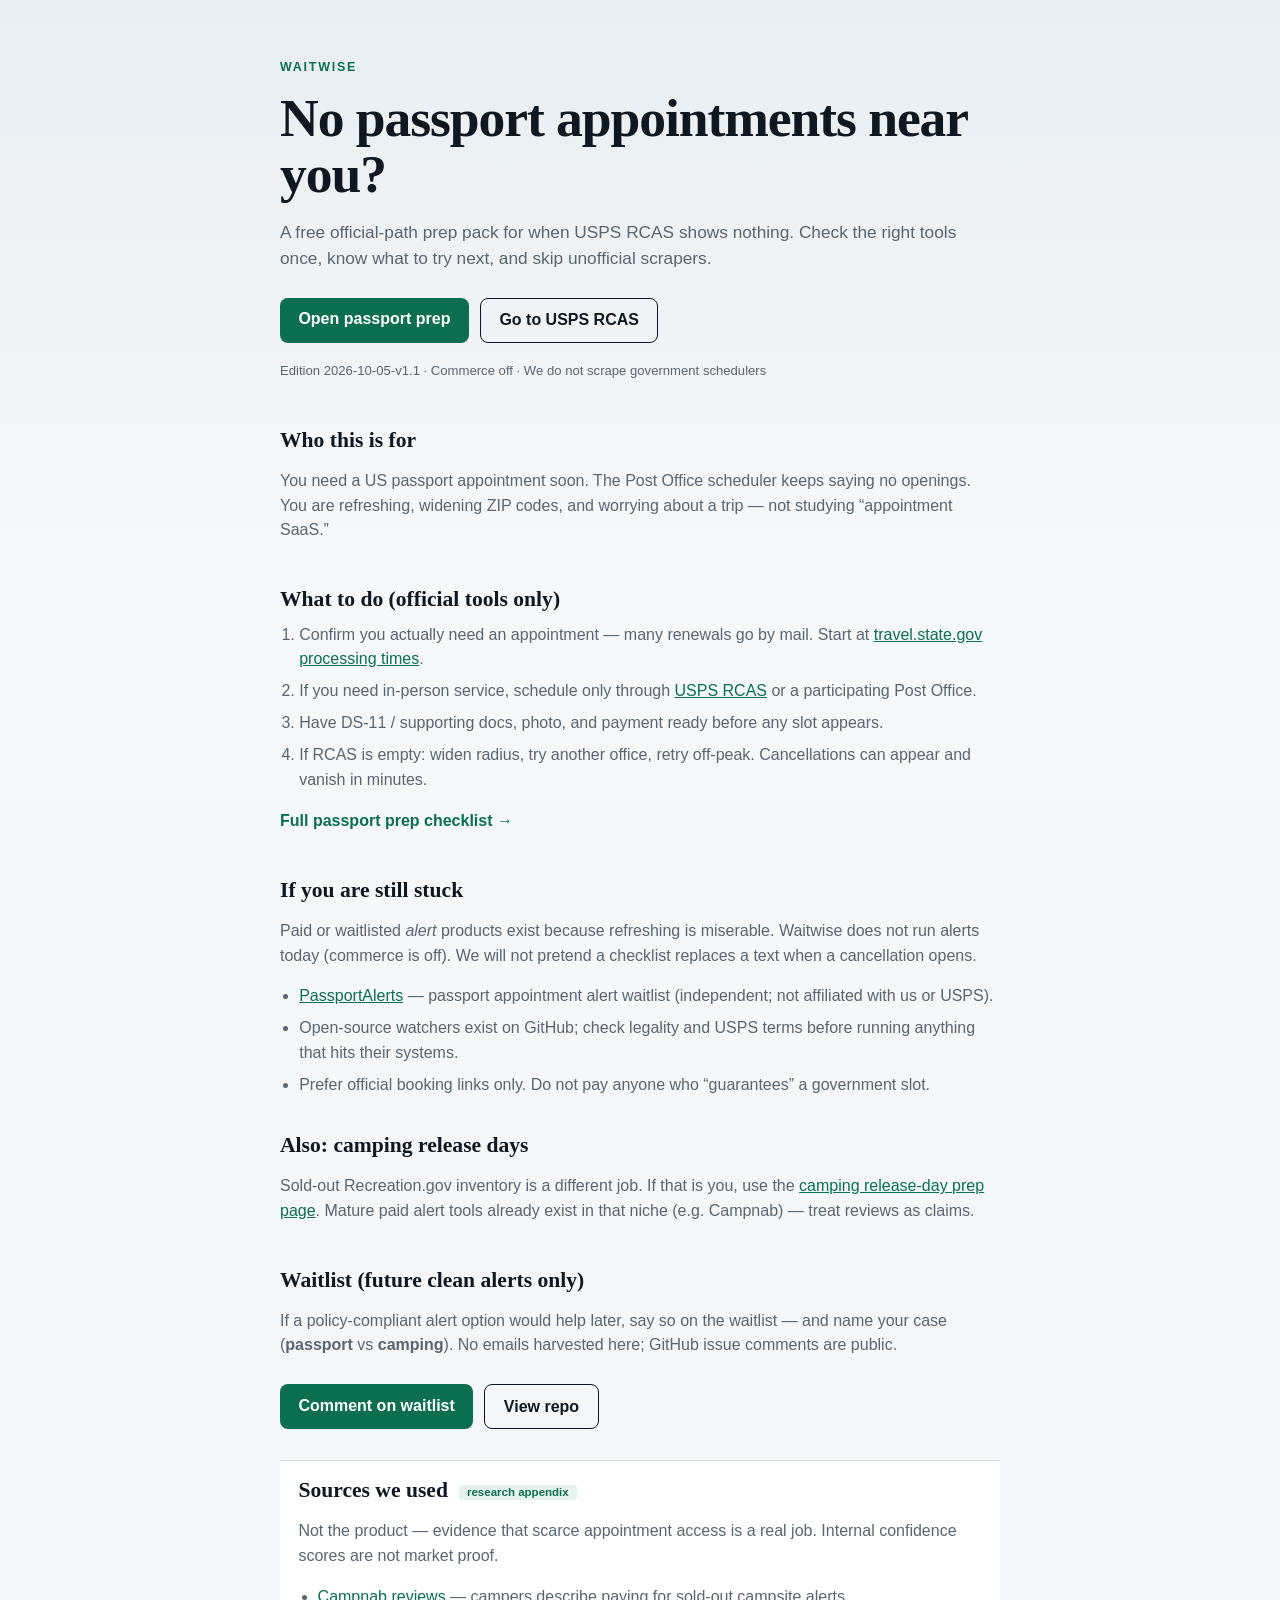
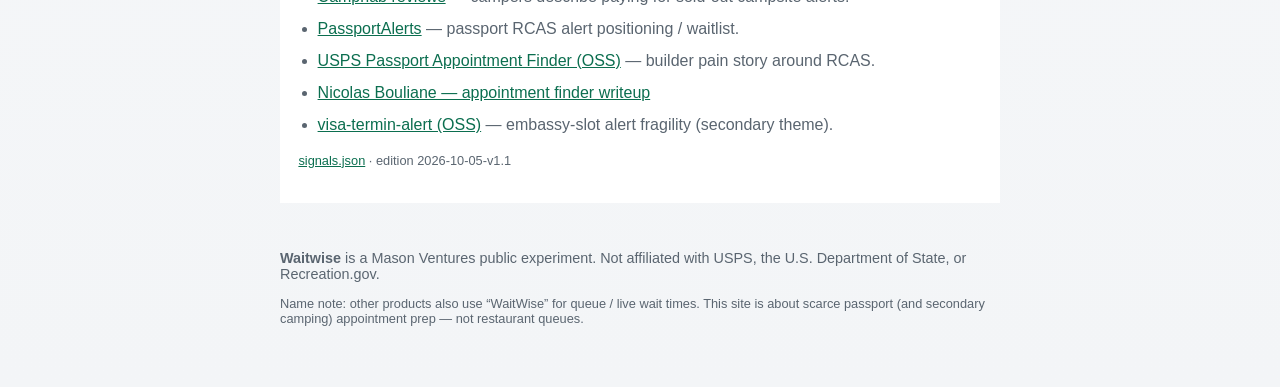
<file: docs/index.html>
<!doctype html>
<html lang="en">
<head>
  <meta charset="utf-8" />
  <meta name="viewport" content="width=device-width, initial-scale=1" />
  <title>Waitwise — US passport appointment prep (official path, no scrapers)</title>
  <meta name="description" content="When USPS passport appointments show no availability: official prep checklist, what to do next, and an honest map of alert alternatives. No scrapers. Free." />
  <meta name="robots" content="index,follow" />
  <link rel="canonical" href="https://masondaxton.github.io/waitwise/" />
  <link rel="stylesheet" href="styles.css" />
</head>
<body>
  <header class="hero">
    <p class="brand">Waitwise</p>
    <h1>No passport appointments near you?</h1>
    <p class="lede">A free official-path prep pack for when USPS RCAS shows nothing. Check the right tools once, know what to try next, and skip unofficial scrapers.</p>
    <div class="cta">
      <a class="primary" href="passport-appointment-prep.html">Open passport prep</a>
      <a class="secondary" href="https://tools.usps.com/rcas.htm" rel="noopener noreferrer">Go to USPS RCAS</a>
    </div>
    <p class="hero-note">Edition 2026-10-05-v1.1 · Commerce off · We do not scrape government schedulers</p>
  </header>

  <main>
    <section>
      <h2>Who this is for</h2>
      <p>You need a US passport appointment soon. The Post Office scheduler keeps saying no openings. You are refreshing, widening ZIP codes, and worrying about a trip — not studying “appointment SaaS.”</p>
    </section>

    <section>
      <h2>What to do (official tools only)</h2>
      <ol class="steps">
        <li>Confirm you actually need an appointment — many renewals go by mail. Start at <a href="https://travel.state.gov/en/passports/apply/help/processing-time.html" rel="noopener noreferrer">travel.state.gov processing times</a>.</li>
        <li>If you need in-person service, schedule only through <a href="https://tools.usps.com/rcas.htm" rel="noopener noreferrer">USPS RCAS</a> or a participating Post Office.</li>
        <li>Have DS-11 / supporting docs, photo, and payment ready before any slot appears.</li>
        <li>If RCAS is empty: widen radius, try another office, retry off-peak. Cancellations can appear and vanish in minutes.</li>
      </ol>
      <p><a class="text-link" href="passport-appointment-prep.html">Full passport prep checklist →</a></p>
    </section>

    <section>
      <h2>If you are still stuck</h2>
      <p>Paid or waitlisted <em>alert</em> products exist because refreshing is miserable. Waitwise does not run alerts today (commerce is off). We will not pretend a checklist replaces a text when a cancellation opens.</p>
      <ul class="plain">
        <li><a href="https://passportalerts.com/" rel="noopener noreferrer">PassportAlerts</a> — passport appointment alert waitlist (independent; not affiliated with us or USPS).</li>
        <li>Open-source watchers exist on GitHub; check legality and USPS terms before running anything that hits their systems.</li>
        <li>Prefer official booking links only. Do not pay anyone who “guarantees” a government slot.</li>
      </ul>
    </section>

    <section>
      <h2>Also: camping release days</h2>
      <p>Sold-out Recreation.gov inventory is a different job. If that is you, use the <a href="camping-reservation-prep.html">camping release-day prep page</a>. Mature paid alert tools already exist in that niche (e.g. Campnab) — treat reviews as claims.</p>
    </section>

    <section id="waitlist">
      <h2>Waitlist (future clean alerts only)</h2>
      <p>If a policy-compliant alert option would help later, say so on the waitlist — and name your case (<strong>passport</strong> vs <strong>camping</strong>). No emails harvested here; GitHub issue comments are public.</p>
      <div class="cta">
        <a class="primary" href="https://github.com/masondaxton/waitwise/issues/1">Comment on waitlist</a>
        <a class="secondary" href="https://github.com/masondaxton/waitwise">View repo</a>
      </div>
    </section>

    <section id="sources" class="sources">
      <h2>Sources we used <span class="pill">research appendix</span></h2>
      <p>Not the product — evidence that scarce appointment access is a real job. Internal confidence scores are not market proof.</p>
      <ul class="plain">
        <li><a href="https://campnab.com/reviews" rel="noopener noreferrer">Campnab reviews</a> — campers describe paying for sold-out campsite alerts.</li>
        <li><a href="https://passportalerts.com/" rel="noopener noreferrer">PassportAlerts</a> — passport RCAS alert positioning / waitlist.</li>
        <li><a href="https://github.com/JackieQi/USPS-Passport-Appointment-Finder" rel="noopener noreferrer">USPS Passport Appointment Finder (OSS)</a> — builder pain story around RCAS.</li>
        <li><a href="https://nicolasbouliane.com/projects/appointment-finder" rel="noopener noreferrer">Nicolas Bouliane — appointment finder writeup</a></li>
        <li><a href="https://github.com/noworneverev/visa-termin-alert" rel="noopener noreferrer">visa-termin-alert (OSS)</a> — embassy-slot alert fragility (secondary theme).</li>
      </ul>
      <p class="obs"><a href="signals.json">signals.json</a> · edition 2026-10-05-v1.1</p>
    </section>
  </main>

  <footer>
    <p><strong>Waitwise</strong> is a Mason Ventures public experiment. Not affiliated with USPS, the U.S. Department of State, or Recreation.gov.</p>
    <p class="obs">Name note: other products also use “WaitWise” for queue / live wait times. This site is about scarce passport (and secondary camping) appointment prep — not restaurant queues.</p>
  </footer>
</body>
</html>
</file>
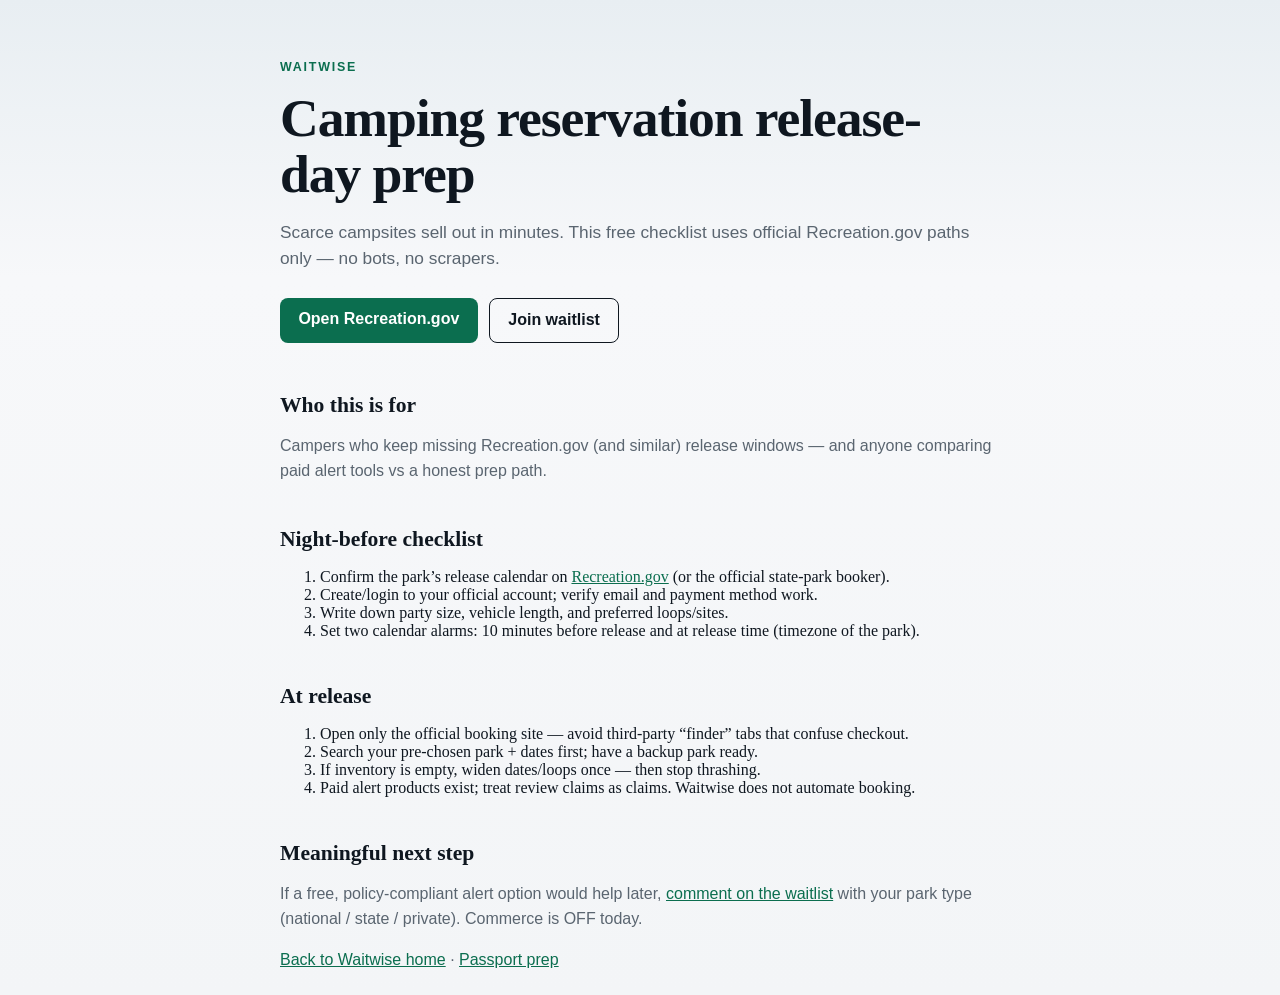
<file: docs/camping-reservation-prep.html>
<!doctype html>
<html lang="en">
<head>
  <meta charset="utf-8" />
  <meta name="viewport" content="width=device-width, initial-scale=1" />
  <title>Camping reservation release-day prep — Waitwise</title>
  <meta name="description" content="Free official-path checklist for Recreation.gov camping release days. Prep before the drop. No scrapers." />
  <meta name="robots" content="index,follow" />
  <link rel="canonical" href="https://masondaxton.github.io/waitwise/camping-reservation-prep.html" />
  <link rel="stylesheet" href="styles.css" />
</head>
<body>
  <header class="hero">
    <p class="brand"><a href="./" style="color:inherit;text-decoration:none">Waitwise</a></p>
    <h1>Camping reservation release-day prep</h1>
    <p class="lede">Scarce campsites sell out in minutes. This free checklist uses official Recreation.gov paths only — no bots, no scrapers.</p>
    <div class="cta">
      <a class="primary" href="https://www.recreation.gov/">Open Recreation.gov</a>
      <a class="secondary" href="https://github.com/masondaxton/waitwise/issues/1">Join waitlist</a>
    </div>
  </header>
  <main>
    <section>
      <h2>Who this is for</h2>
      <p>Campers who keep missing Recreation.gov (and similar) release windows — and anyone comparing paid alert tools vs a honest prep path.</p>
    </section>
    <section>
      <h2>Night-before checklist</h2>
      <ol>
        <li>Confirm the park’s release calendar on <a href="https://www.recreation.gov/">Recreation.gov</a> (or the official state-park booker).</li>
        <li>Create/login to your official account; verify email and payment method work.</li>
        <li>Write down party size, vehicle length, and preferred loops/sites.</li>
        <li>Set two calendar alarms: 10 minutes before release and at release time (timezone of the park).</li>
      </ol>
    </section>
    <section>
      <h2>At release</h2>
      <ol>
        <li>Open only the official booking site — avoid third-party “finder” tabs that confuse checkout.</li>
        <li>Search your pre-chosen park + dates first; have a backup park ready.</li>
        <li>If inventory is empty, widen dates/loops once — then stop thrashing.</li>
        <li>Paid alert products exist; treat review claims as claims. Waitwise does not automate booking.</li>
      </ol>
    </section>
    <section>
      <h2>Meaningful next step</h2>
      <p>If a free, policy-compliant alert option would help later, <a href="https://github.com/masondaxton/waitwise/issues/1">comment on the waitlist</a> with your park type (national / state / private). Commerce is OFF today.</p>
      <p><a href="./">Back to Waitwise home</a> · <a href="passport-appointment-prep.html">Passport prep</a></p>
    </section>
  </main>
</body>
</html>
</file>
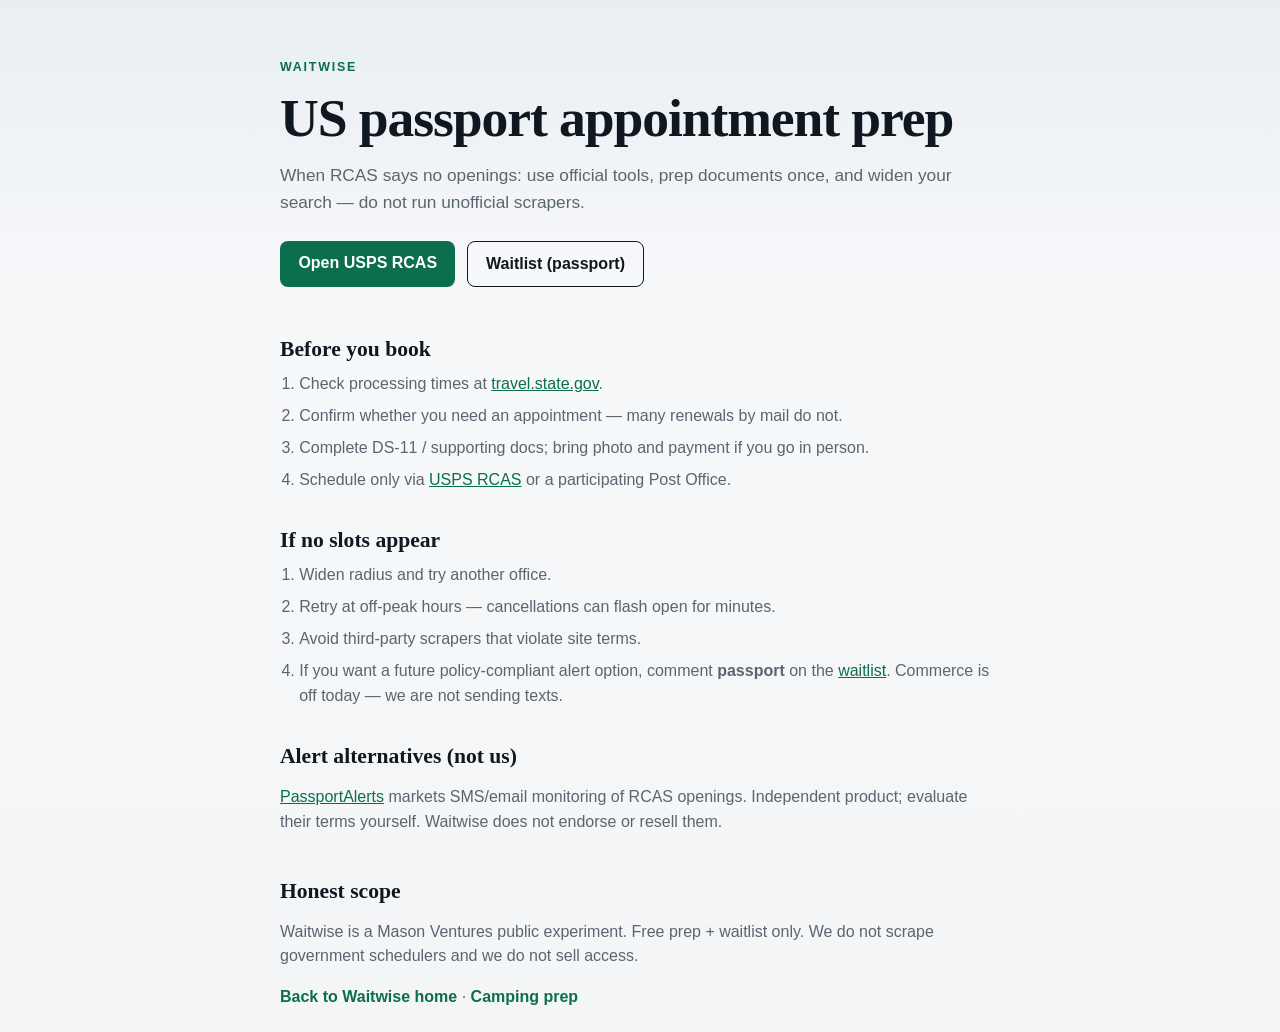
<file: docs/passport-appointment-prep.html>
<!doctype html>
<html lang="en">
<head>
  <meta charset="utf-8" />
  <meta name="viewport" content="width=device-width, initial-scale=1" />
  <title>US passport appointment prep — Waitwise</title>
  <meta name="description" content="Free checklist when USPS passport appointments show no availability. Official RCAS and State Dept links only. No scrapers." />
  <meta name="robots" content="index,follow" />
  <link rel="canonical" href="https://masondaxton.github.io/waitwise/passport-appointment-prep.html" />
  <link rel="stylesheet" href="styles.css" />
</head>
<body>
  <header class="hero">
    <p class="brand"><a href="./" style="color:inherit;text-decoration:none">Waitwise</a></p>
    <h1>US passport appointment prep</h1>
    <p class="lede">When RCAS says no openings: use official tools, prep documents once, and widen your search — do not run unofficial scrapers.</p>
    <div class="cta">
      <a class="primary" href="https://tools.usps.com/rcas.htm" rel="noopener noreferrer">Open USPS RCAS</a>
      <a class="secondary" href="https://github.com/masondaxton/waitwise/issues/1">Waitlist (passport)</a>
    </div>
  </header>
  <main>
    <section>
      <h2>Before you book</h2>
      <ol class="steps">
        <li>Check processing times at <a href="https://travel.state.gov/en/passports/apply/help/processing-time.html" rel="noopener noreferrer">travel.state.gov</a>.</li>
        <li>Confirm whether you need an appointment — many renewals by mail do not.</li>
        <li>Complete DS-11 / supporting docs; bring photo and payment if you go in person.</li>
        <li>Schedule only via <a href="https://tools.usps.com/rcas.htm" rel="noopener noreferrer">USPS RCAS</a> or a participating Post Office.</li>
      </ol>
    </section>
    <section>
      <h2>If no slots appear</h2>
      <ol class="steps">
        <li>Widen radius and try another office.</li>
        <li>Retry at off-peak hours — cancellations can flash open for minutes.</li>
        <li>Avoid third-party scrapers that violate site terms.</li>
        <li>If you want a future policy-compliant alert option, comment <strong>passport</strong> on the <a href="https://github.com/masondaxton/waitwise/issues/1">waitlist</a>. Commerce is off today — we are not sending texts.</li>
      </ol>
    </section>
    <section>
      <h2>Alert alternatives (not us)</h2>
      <p><a href="https://passportalerts.com/" rel="noopener noreferrer">PassportAlerts</a> markets SMS/email monitoring of RCAS openings. Independent product; evaluate their terms yourself. Waitwise does not endorse or resell them.</p>
    </section>
    <section>
      <h2>Honest scope</h2>
      <p>Waitwise is a Mason Ventures public experiment. Free prep + waitlist only. We do not scrape government schedulers and we do not sell access.</p>
      <p><a class="text-link" href="./">Back to Waitwise home</a> · <a class="text-link" href="camping-reservation-prep.html">Camping prep</a></p>
    </section>
  </main>
</body>
</html>
</file>
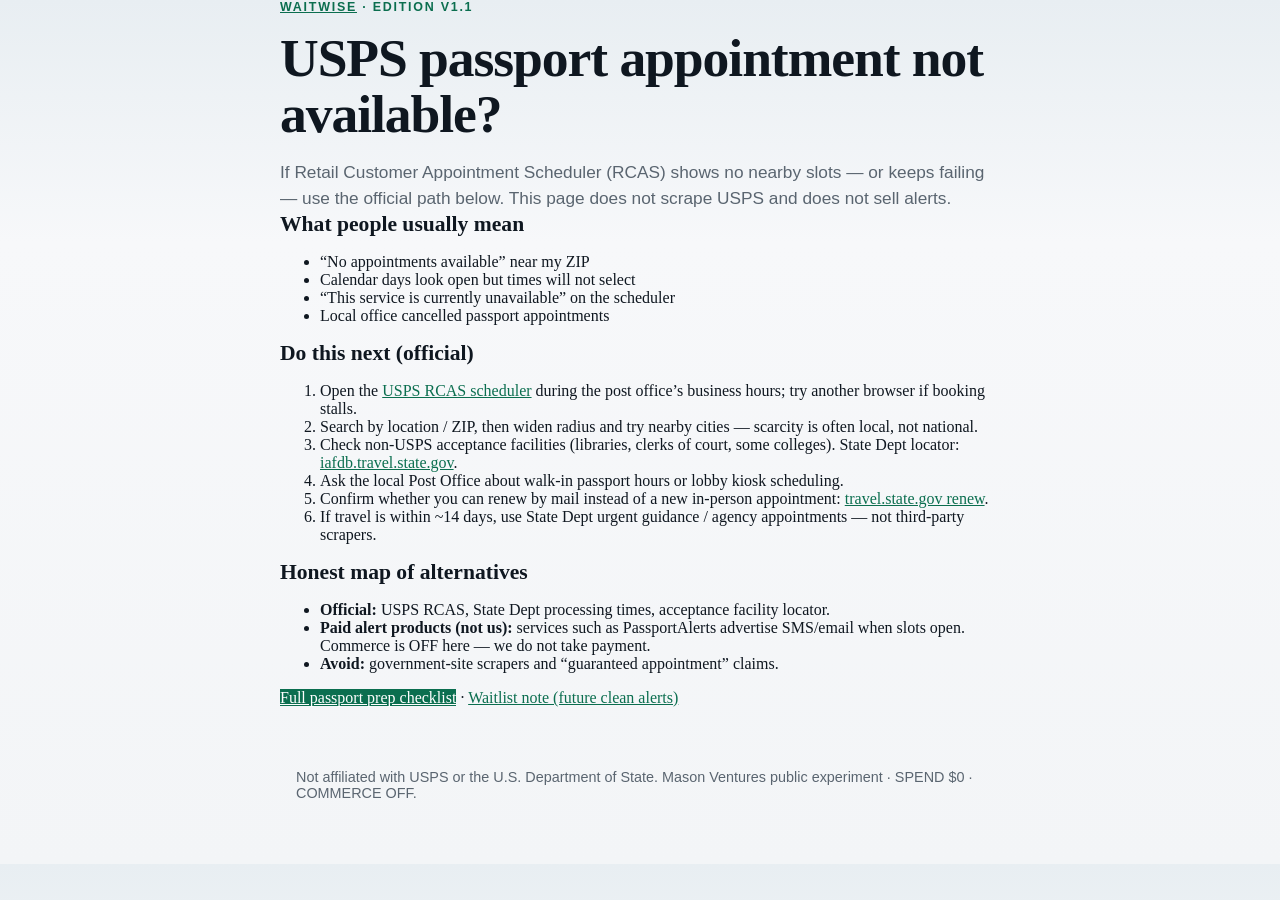
<file: docs/usps-passport-appointment-not-available.html>
<!doctype html>
<html lang="en">
<head>
  <meta charset="utf-8" />
  <meta name="viewport" content="width=device-width, initial-scale=1" />
  <title>USPS passport appointment not available — what to do next</title>
  <meta name="description" content="USPS RCAS shows no passport appointments near you. Official-path next steps: widen search, libraries/courts, walk-in, processing times. No scrapers." />
  <meta name="robots" content="index,follow" />
  <link rel="canonical" href="https://masondaxton.github.io/waitwise/usps-passport-appointment-not-available.html" />
  <link rel="stylesheet" href="styles.css" />
</head>
<body>
  <main class="wrap">
    <p class="brand"><a href="./">Waitwise</a> · edition v1.1</p>
    <h1>USPS passport appointment not available?</h1>
    <p class="lede">If Retail Customer Appointment Scheduler (RCAS) shows no nearby slots — or keeps failing — use the official path below. This page does not scrape USPS and does not sell alerts.</p>

    <h2>What people usually mean</h2>
    <ul>
      <li>“No appointments available” near my ZIP</li>
      <li>Calendar days look open but times will not select</li>
      <li>“This service is currently unavailable” on the scheduler</li>
      <li>Local office cancelled passport appointments</li>
    </ul>

    <h2>Do this next (official)</h2>
    <ol>
      <li>Open the <a href="https://tools.usps.com/rcas.htm" rel="noopener noreferrer">USPS RCAS scheduler</a> during the post office’s business hours; try another browser if booking stalls.</li>
      <li>Search by location / ZIP, then widen radius and try nearby cities — scarcity is often local, not national.</li>
      <li>Check non-USPS acceptance facilities (libraries, clerks of court, some colleges). State Dept locator: <a href="https://iafdb.travel.state.gov/" rel="noopener noreferrer">iafdb.travel.state.gov</a>.</li>
      <li>Ask the local Post Office about walk-in passport hours or lobby kiosk scheduling.</li>
      <li>Confirm whether you can renew by mail instead of a new in-person appointment: <a href="https://travel.state.gov/en/passports/have-passport/renew.html" rel="noopener noreferrer">travel.state.gov renew</a>.</li>
      <li>If travel is within ~14 days, use State Dept urgent guidance / agency appointments — not third-party scrapers.</li>
    </ol>

    <h2>Honest map of alternatives</h2>
    <ul>
      <li><strong>Official:</strong> USPS RCAS, State Dept processing times, acceptance facility locator.</li>
      <li><strong>Paid alert products (not us):</strong> services such as PassportAlerts advertise SMS/email when slots open. Commerce is OFF here — we do not take payment.</li>
      <li><strong>Avoid:</strong> government-site scrapers and “guaranteed appointment” claims.</li>
    </ul>

    <p><a class="primary" href="passport-appointment-prep.html">Full passport prep checklist</a>
       · <a href="https://github.com/masondaxton/waitwise/issues/1">Waitlist note (future clean alerts)</a></p>

    <footer>
      <p>Not affiliated with USPS or the U.S. Department of State. Mason Ventures public experiment · SPEND $0 · COMMERCE OFF.</p>
    </footer>
  </main>
</body>
</html>
</file>
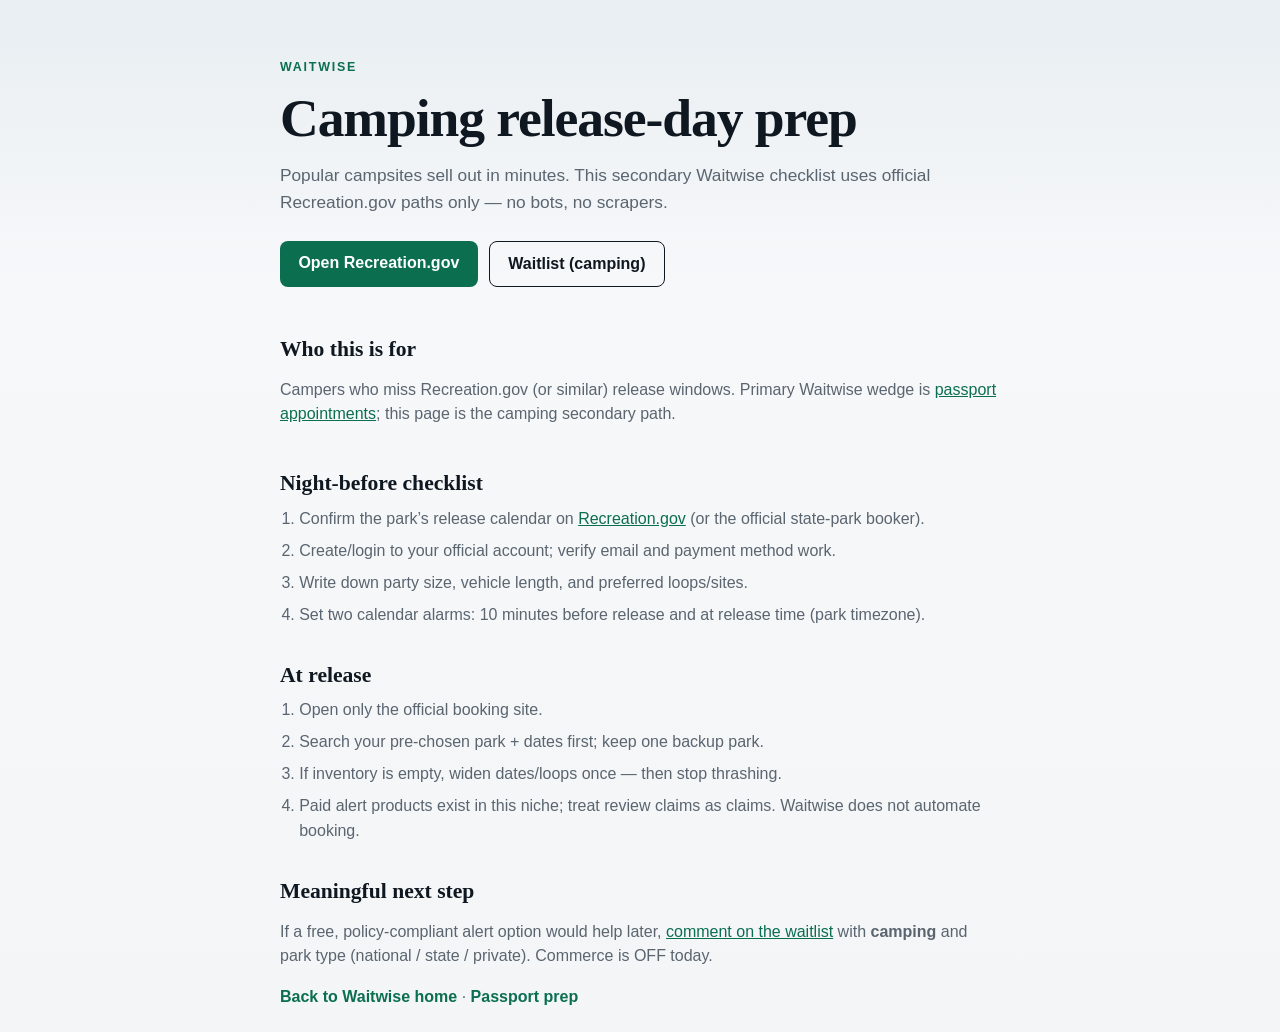
<file: site/camping-reservation-prep.html>
<!doctype html>
<html lang="en">
<head>
  <meta charset="utf-8" />
  <meta name="viewport" content="width=device-width, initial-scale=1" />
  <title>Camping reservation release-day prep — Waitwise</title>
  <meta name="description" content="Free official-path checklist for Recreation.gov camping release days. Prep before the drop. No scrapers." />
  <meta name="robots" content="index,follow" />
  <link rel="canonical" href="https://masondaxton.github.io/waitwise/camping-reservation-prep.html" />
  <link rel="stylesheet" href="styles.css" />
</head>
<body>
  <header class="hero">
    <p class="brand"><a href="./" style="color:inherit;text-decoration:none">Waitwise</a></p>
    <h1>Camping release-day prep</h1>
    <p class="lede">Popular campsites sell out in minutes. This secondary Waitwise checklist uses official Recreation.gov paths only — no bots, no scrapers.</p>
    <div class="cta">
      <a class="primary" href="https://www.recreation.gov/" rel="noopener noreferrer">Open Recreation.gov</a>
      <a class="secondary" href="https://github.com/masondaxton/waitwise/issues/1">Waitlist (camping)</a>
    </div>
  </header>
  <main>
    <section>
      <h2>Who this is for</h2>
      <p>Campers who miss Recreation.gov (or similar) release windows. Primary Waitwise wedge is <a href="passport-appointment-prep.html">passport appointments</a>; this page is the camping secondary path.</p>
    </section>
    <section>
      <h2>Night-before checklist</h2>
      <ol class="steps">
        <li>Confirm the park’s release calendar on <a href="https://www.recreation.gov/" rel="noopener noreferrer">Recreation.gov</a> (or the official state-park booker).</li>
        <li>Create/login to your official account; verify email and payment method work.</li>
        <li>Write down party size, vehicle length, and preferred loops/sites.</li>
        <li>Set two calendar alarms: 10 minutes before release and at release time (park timezone).</li>
      </ol>
    </section>
    <section>
      <h2>At release</h2>
      <ol class="steps">
        <li>Open only the official booking site.</li>
        <li>Search your pre-chosen park + dates first; keep one backup park.</li>
        <li>If inventory is empty, widen dates/loops once — then stop thrashing.</li>
        <li>Paid alert products exist in this niche; treat review claims as claims. Waitwise does not automate booking.</li>
      </ol>
    </section>
    <section>
      <h2>Meaningful next step</h2>
      <p>If a free, policy-compliant alert option would help later, <a href="https://github.com/masondaxton/waitwise/issues/1">comment on the waitlist</a> with <strong>camping</strong> and park type (national / state / private). Commerce is OFF today.</p>
      <p><a class="text-link" href="./">Back to Waitwise home</a> · <a class="text-link" href="passport-appointment-prep.html">Passport prep</a></p>
    </section>
  </main>
</body>
</html>
</file>
<file: docs/styles.css>
:root {
  --ink: #0f1720;
  --muted: #5a6570;
  --paper: #f7f8fa;
  --panel: #ffffff;
  --accent: #0b6e4f;
  --accent-ink: #ffffff;
  --line: #d9dee5;
  --warn: #8a4b12;
  font-family: "Source Serif 4", "Libre Baskerville", "Georgia", serif;
}
* { box-sizing: border-box; }
body {
  margin: 0;
  color: var(--ink);
  background:
    linear-gradient(180deg, #e8eef2 0%, var(--paper) 28%, #f3f5f7 100%);
}
.hero, main, footer {
  width: min(720px, calc(100% - 2rem));
  margin: 0 auto;
}
.hero { padding: 3.75rem 0 1.75rem; }
.brand {
  font-family: "IBM Plex Sans", "Segoe UI", sans-serif;
  letter-spacing: 0.14em;
  text-transform: uppercase;
  font-size: 0.78rem;
  color: var(--accent);
  margin: 0 0 1rem;
  font-weight: 700;
}
h1 {
  font-size: clamp(2.1rem, 5vw, 3.35rem);
  line-height: 1.05;
  margin: 0 0 1rem;
  letter-spacing: -0.02em;
}
.lede {
  font-family: "IBM Plex Sans", "Segoe UI", sans-serif;
  font-size: 1.08rem;
  line-height: 1.55;
  color: var(--muted);
  margin: 0;
}
.hero-note {
  font-family: "IBM Plex Sans", "Segoe UI", sans-serif;
  font-size: 0.82rem;
  color: var(--muted);
  margin: 1.25rem 0 0;
}
.cta {
  display: flex;
  flex-wrap: wrap;
  gap: 0.7rem;
  margin-top: 1.6rem;
}
.cta a, a.text-link {
  font-family: "IBM Plex Sans", "Segoe UI", sans-serif;
  text-decoration: none;
  font-weight: 650;
}
.cta a {
  padding: 0.8rem 1.15rem;
  border-radius: 8px;
}
.primary { background: var(--accent); color: var(--accent-ink); }
.secondary {
  background: transparent;
  color: var(--ink);
  border: 1px solid var(--ink);
}
.text-link { color: var(--accent); }
section { padding: 1.35rem 0 0.4rem; }
h2 {
  font-size: 1.35rem;
  margin: 0 0 0.65rem;
}
section p, .steps, .plain {
  font-family: "IBM Plex Sans", "Segoe UI", sans-serif;
  color: var(--muted);
  line-height: 1.55;
}
.steps, .plain {
  margin: 0;
  padding-left: 1.2rem;
}
.steps li, .plain li { margin: 0.45rem 0; }
.plain { list-style: disc; }
a { color: var(--accent); }
.sources {
  margin-top: 1.5rem;
  padding: 1.1rem 1.15rem 1.25rem;
  border-top: 1px solid var(--line);
  background: var(--panel);
}
.pill {
  font-family: "IBM Plex Sans", "Segoe UI", sans-serif;
  display: inline-block;
  margin-left: 0.35rem;
  padding: 0.12rem 0.5rem;
  border-radius: 4px;
  background: #e7f3ee;
  color: var(--accent);
  font-size: 0.72rem;
  font-weight: 650;
  vertical-align: middle;
}
.obs {
  font-family: "IBM Plex Sans", "Segoe UI", sans-serif;
  font-size: 0.8rem;
  color: var(--muted);
}
footer {
  padding: 2rem 0 3rem;
  color: var(--muted);
  font-family: "IBM Plex Sans", "Segoe UI", sans-serif;
  font-size: 0.9rem;
}
footer .obs { margin-top: 0.75rem; }
@media (max-width: 640px) {
  .hero { padding-top: 2.75rem; }
}
</file>
<file: site/styles.css>
:root {
  --ink: #0f1720;
  --muted: #5a6570;
  --paper: #f7f8fa;
  --panel: #ffffff;
  --accent: #0b6e4f;
  --accent-ink: #ffffff;
  --line: #d9dee5;
  --warn: #8a4b12;
  font-family: "Source Serif 4", "Libre Baskerville", "Georgia", serif;
}
* { box-sizing: border-box; }
body {
  margin: 0;
  color: var(--ink);
  background:
    linear-gradient(180deg, #e8eef2 0%, var(--paper) 28%, #f3f5f7 100%);
}
.hero, main, footer {
  width: min(720px, calc(100% - 2rem));
  margin: 0 auto;
}
.hero { padding: 3.75rem 0 1.75rem; }
.brand {
  font-family: "IBM Plex Sans", "Segoe UI", sans-serif;
  letter-spacing: 0.14em;
  text-transform: uppercase;
  font-size: 0.78rem;
  color: var(--accent);
  margin: 0 0 1rem;
  font-weight: 700;
}
h1 {
  font-size: clamp(2.1rem, 5vw, 3.35rem);
  line-height: 1.05;
  margin: 0 0 1rem;
  letter-spacing: -0.02em;
}
.lede {
  font-family: "IBM Plex Sans", "Segoe UI", sans-serif;
  font-size: 1.08rem;
  line-height: 1.55;
  color: var(--muted);
  margin: 0;
}
.hero-note {
  font-family: "IBM Plex Sans", "Segoe UI", sans-serif;
  font-size: 0.82rem;
  color: var(--muted);
  margin: 1.25rem 0 0;
}
.cta {
  display: flex;
  flex-wrap: wrap;
  gap: 0.7rem;
  margin-top: 1.6rem;
}
.cta a, a.text-link {
  font-family: "IBM Plex Sans", "Segoe UI", sans-serif;
  text-decoration: none;
  font-weight: 650;
}
.cta a {
  padding: 0.8rem 1.15rem;
  border-radius: 8px;
}
.primary { background: var(--accent); color: var(--accent-ink); }
.secondary {
  background: transparent;
  color: var(--ink);
  border: 1px solid var(--ink);
}
.text-link { color: var(--accent); }
section { padding: 1.35rem 0 0.4rem; }
h2 {
  font-size: 1.35rem;
  margin: 0 0 0.65rem;
}
section p, .steps, .plain {
  font-family: "IBM Plex Sans", "Segoe UI", sans-serif;
  color: var(--muted);
  line-height: 1.55;
}
.steps, .plain {
  margin: 0;
  padding-left: 1.2rem;
}
.steps li, .plain li { margin: 0.45rem 0; }
.plain { list-style: disc; }
a { color: var(--accent); }
.sources {
  margin-top: 1.5rem;
  padding: 1.1rem 1.15rem 1.25rem;
  border-top: 1px solid var(--line);
  background: var(--panel);
}
.pill {
  font-family: "IBM Plex Sans", "Segoe UI", sans-serif;
  display: inline-block;
  margin-left: 0.35rem;
  padding: 0.12rem 0.5rem;
  border-radius: 4px;
  background: #e7f3ee;
  color: var(--accent);
  font-size: 0.72rem;
  font-weight: 650;
  vertical-align: middle;
}
.obs {
  font-family: "IBM Plex Sans", "Segoe UI", sans-serif;
  font-size: 0.8rem;
  color: var(--muted);
}
footer {
  padding: 2rem 0 3rem;
  color: var(--muted);
  font-family: "IBM Plex Sans", "Segoe UI", sans-serif;
  font-size: 0.9rem;
}
footer .obs { margin-top: 0.75rem; }
@media (max-width: 640px) {
  .hero { padding-top: 2.75rem; }
}
</file>
